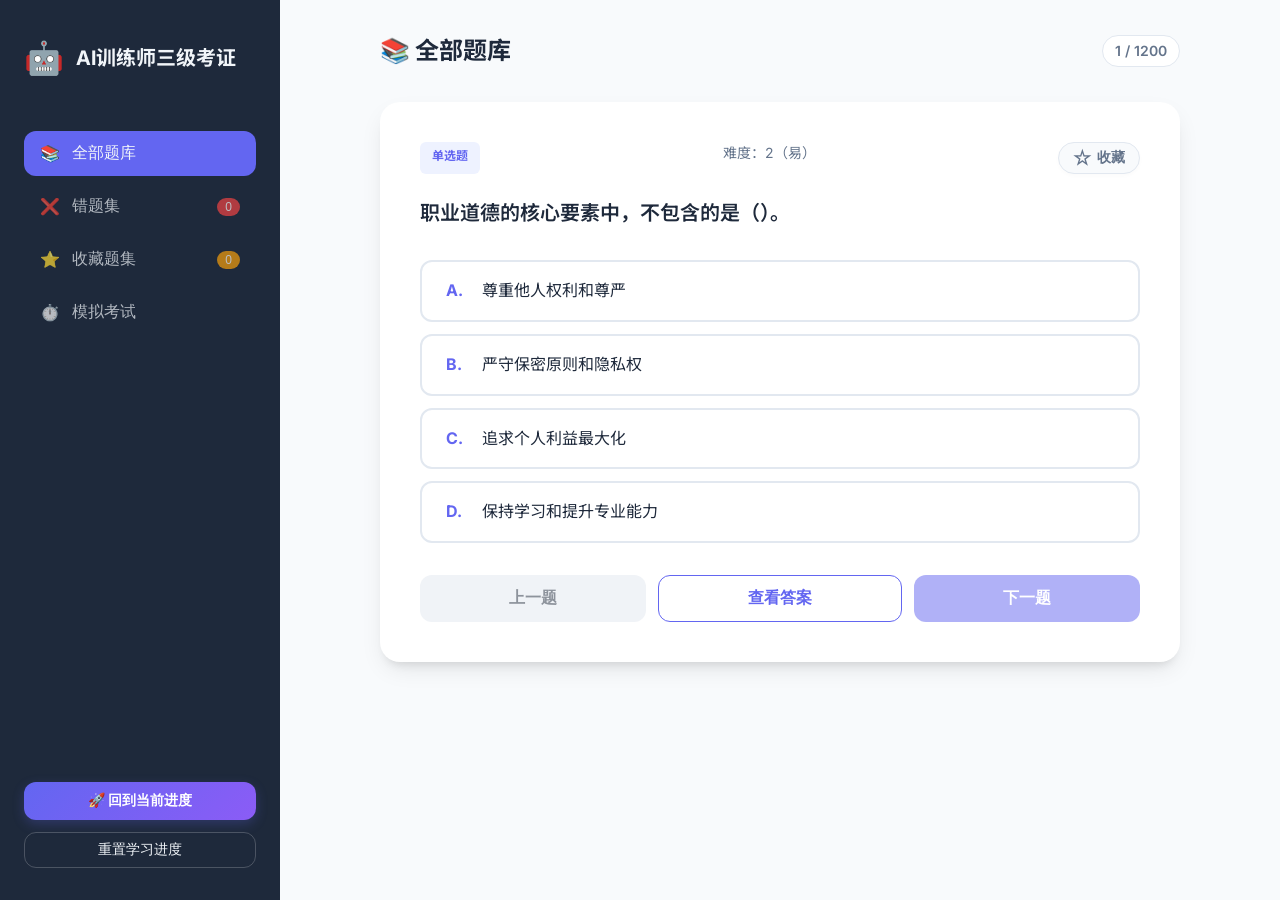
<file: index.html>
<!DOCTYPE html>
<html lang="zh-CN">

<head>
    <meta charset="UTF-8">
    <meta name="viewport" content="width=device-width, initial-scale=1.0">
    <title>AI训练师题库刷题工具-三级</title>
    <link rel="stylesheet" href="style.css">
    <link rel="preconnect" href="https://fonts.googleapis.com">
    <link rel="preconnect" href="https://fonts.gstatic.com" crossorigin>
    <link
        href="https://fonts.googleapis.com/css2?family=Inter:wght@400;600;700&family=Noto+Sans+SC:wght@400;500;700&display=swap"
        rel="stylesheet">
</head>

<body>
    <div class="app-container">
        <!-- 侧边栏导航 -->
        <aside class="sidebar">
            <div class="logo">
                <span class="logo-icon">🤖</span>
                <h1>AI训练师三级考证</h1>
            </div>
            <nav class="menu">
                <button id="nav-all" class="menu-item active" onclick="switchMode('all')">
                    <span class="icon">📚</span> <span class="nav-text">全部<span class="hide-mobile">题库</span></span>
                </button>
                <button id="nav-wrong" class="menu-item" onclick="switchMode('wrong')">
                    <span class="icon">❌</span> <span class="nav-text">错题<span class="hide-mobile">集</span></span> <span
                        id="wrong-count" class="badge">0</span>
                </button>
                <button id="nav-fav" class="menu-item" onclick="switchMode('fav')">
                    <span class="icon">⭐</span> <span class="nav-text">收藏<span class="hide-mobile">题集</span></span>
                    <span id="fav-count" class="badge badge-fav">0</span>
                </button>
                <button id="nav-exam" class="menu-item" onclick="switchMode('exam')">
                    <span class="icon">⏱️</span> <span class="nav-text">模拟<span class="hide-mobile">考试</span></span>
                </button>
            </nav>
            <div class="footer-info">
                <button class="jump-progress-btn" onclick="jumpToCurrentProgress()">🚀 回到当前进度</button>
                <button class="reset-btn" onclick="resetProgress()">重置学习进度</button>
            </div>
        </aside>

        <!-- 主内容区 -->
        <main class="main-content">
            <header class="top-bar">
                <h2 id="mode-title">📚 全部题库</h2>
                <div class="user-actions">
                    <span id="timer-display" class="timer hidden" title="考试剩余时间">01:30:00</span>
                    <span id="current-index-display" onclick="handleProgressClick()" title="点击查看进度/答题卡">1 / 1000</span>
                </div>
            </header>

            <div id="quiz-card" class="quiz-card">
                <div class="card-header">
                    <span class="q-type">单选题</span>
                    <span id="q-difficulty" class="q-difficulty">难度：一般</span>
                    <button id="fav-btn" class="fav-btn" onclick="toggleFav()" title="收藏题目"><span
                            class="star-icon">☆</span> 收藏</button>
                </div>

                <div class="q-content">
                    <p id="q-text" class="q-text">正在加载题目...</p>
                </div>

                <div id="options-list" class="options-list">
                    <!-- 选项将在这里动态生成 -->
                </div>

                <div id="feedback-area" class="feedback-area hidden">
                    <div class="answer-row">
                        <span class="ans-label">正确答案：</span>
                        <span id="correct-ans" class="ans-value">A</span>
                    </div>
                    <div class="analysis-box">
                        <h4>解析：</h4>
                        <p id="analysis-text">这里是解析内容...</p>
                    </div>
                </div>

                <div class="card-footer">
                    <button id="prev-btn" class="btn secondary" onclick="prevQuestion()" disabled>上一题</button>
                    <button id="submit-btn" class="btn primary hidden" onclick="submitMultiAnswer()">提交答案</button>
                    <button id="show-ans-btn" class="btn outline" onclick="showAnswer()">查看答案</button>
                    <button id="next-btn" class="btn primary" onclick="nextQuestion()">下一题</button>
                    <button id="submit-exam-btn" class="btn warning hidden" onclick="submitExam()">交卷</button>
                    <button id="exit-review-btn" class="btn warning hidden" onclick="exitExamReview()">结束回顾</button>
                </div>
            </div>

            <!-- 空状态显示 -->
            <div id="empty-state" class="empty-state hidden">
                <div class="empty-icon">🎉</div>
                <h3>暂无题目</h3>
                <p>当前列表中没有可练习的题目。</p>
                <button class="btn primary" onclick="switchMode('all')">返回全部题库</button>
            </div>

            <!-- 考试准备状态 -->
            <div id="exam-start-state" class="empty-state hidden">
                <div class="empty-icon">⏱️</div>
                <h3>模拟考试</h3>
                <p class="exam-desc">考试时长：90分钟。<br>系统将从题库随机抽取试题。准备好了吗？</p>
                <button class="btn primary" onclick="startExam()">开始考试</button>
            </div>

            <!-- 考试结果状态 -->
            <div id="exam-result-state" class="empty-state hidden">
                <div class="empty-icon">🏆</div>
                <h3 id="exam-score-title">考试成绩</h3>
                <p id="exam-result-desc" class="exam-desc">得分：0 / 100<br>用时：00:00</p>
                <div class="exam-actions" style="margin-top: 20px; display: flex; gap: 10px; justify-content: center;">
                    <button id="review-all-btn" class="btn outline hidden" onclick="reviewExamAll()">回顾整卷</button>
                    <button id="add-wrong-btn" class="btn outline" onclick="addAllExamWrongToBank()">一键加入错题集</button>
                    <button class="btn primary" onclick="switchMode('all')">退出考试</button>
                </div>
            </div>
        </main>
    </div>

    <!-- 答题卡弹窗 -->
    <div id="answer-sheet-modal" class="modal hidden">
        <div class="modal-overlay" onclick="closeAnswerSheet()"></div>
        <div class="modal-content">
            <div class="modal-header">
                <h3>答题卡</h3>
                <button class="close-btn" onclick="closeAnswerSheet()">×</button>
            </div>
            <div class="modal-body">
                <div id="answer-sheet-grid" class="answer-sheet-content">
                    <!-- JavaScript 将在这里生成数字方块 -->
                </div>
            </div>
        </div>
    </div>

    <script src="questions.js"></script>
    <script src="script.js"></script>
</body>

</html>
</file>
<file: style.css>
:root {
    --primary: #6366f1;
    --primary-hover: #4f46e5;
    --bg-main: #f8fafc;
    --bg-card: #ffffff;
    --text-main: #1e293b;
    --text-muted: #64748b;
    --sidebar-bg: #1e293b;
    --sidebar-text: #f1f5f9;
    --success: #22c55e;
    --danger: #ef4444;
    --border: #e2e8f0;
    --shadow: 0 10px 25px -5px rgba(0, 0, 0, 0.1), 0 8px 10px -6px rgba(0, 0, 0, 0.1);
    --radius: 12px;
}

* {
    margin: 0;
    padding: 0;
    box-sizing: border-box;
}

body {
    font-family: 'Inter', 'Noto Sans SC', sans-serif;
    background-color: var(--bg-main);
    color: var(--text-main);
    line-height: 1.6;
    height: 100vh;
    overflow: hidden;
}

.app-container {
    display: flex;
    height: 100%;
}

/* Sidebar */
.sidebar {
    width: 280px;
    background-color: var(--sidebar-bg);
    color: var(--sidebar-text);
    display: flex;
    flex-direction: column;
    padding: 2rem 1.5rem;
    transition: all 0.3s ease;
}

.logo {
    display: flex;
    align-items: center;
    gap: 12px;
    margin-bottom: 3rem;
}

.logo-icon {
    font-size: 2rem;
}

.logo h1 {
    font-size: 1.25rem;
    font-weight: 700;
}

.menu {
    flex-grow: 1;
}

.menu-item {
    width: 100%;
    background: transparent;
    border: none;
    color: var(--sidebar-text);
    padding: 12px 16px;
    display: flex;
    align-items: center;
    gap: 12px;
    font-size: 1rem;
    font-weight: 500;
    cursor: pointer;
    border-radius: var(--radius);
    margin-bottom: 8px;
    transition: all 0.2s;
    opacity: 0.7;
}

.menu-item:hover {
    background: rgba(255, 255, 255, 0.1);
    opacity: 1;
}

.menu-item.active {
    background: var(--primary);
    opacity: 1;
}

#nav-fav.active {
    background: linear-gradient(135deg, #f59e0b 0%, #d97706 100%);
}

#nav-exam.active {
    background: linear-gradient(135deg, #10b981 0%, #059669 100%);
}

.badge {
    background: var(--danger);
    color: white;
    padding: 2px 8px;
    border-radius: 20px;
    font-size: 0.75rem;
    margin-left: auto;
}

.badge-fav {
    background: #f59e0b;
}

.stats-panel {
    background: rgba(255, 255, 255, 0.05);
    padding: 1.25rem;
    border-radius: var(--radius);
    margin-bottom: 1.5rem;
}

.stats-panel h3 {
    font-size: 0.875rem;
    margin-bottom: 12px;
    opacity: 0.8;
}

.progress-container {
    height: 8px;
    background: rgba(255, 255, 255, 0.1);
    border-radius: 4px;
    margin-bottom: 8px;
    overflow: hidden;
}

.progress-bar {
    height: 100%;
    background: var(--primary);
    transition: width 0.5s ease;
}

#progress-text {
    font-size: 0.75rem;
    text-align: right;
    opacity: 0.6;
}

.jump-progress-btn {
    background: linear-gradient(135deg, #6366f1 0%, #8b5cf6 100%);
    border: none;
    color: white;
    padding: 10px;
    width: 100%;
    border-radius: var(--radius);
    cursor: pointer;
    font-size: 0.875rem;
    font-weight: 600;
    transition: all 0.3s ease;
    margin-bottom: 12px;
    box-shadow: 0 4px 12px rgba(99, 102, 241, 0.25);
}

.jump-progress-btn:hover {
    transform: translateY(-2px);
    box-shadow: 0 6px 16px rgba(99, 102, 241, 0.4);
    filter: brightness(1.1);
}

.reset-btn {
    background: transparent;
    border: 1px solid rgba(255, 255, 255, 0.2);
    color: var(--sidebar-text);
    padding: 8px;
    width: 100%;
    border-radius: var(--radius);
    cursor: pointer;
    font-size: 0.875rem;
    transition: all 0.2s;
}

.reset-btn:hover {
    background: rgba(239, 68, 68, 0.2);
    border-color: var(--danger);
}

/* Main Content */
.main-content {
    flex-grow: 1;
    padding: 2rem 4rem;
    overflow-y: auto;
    display: flex;
    flex-direction: column;
    align-items: center;
}

.top-bar {
    width: 100%;
    max-width: 800px;
    display: flex;
    justify-content: space-between;
    align-items: center;
    margin-bottom: 2rem;
}

.top-bar h2 {
    font-size: 1.5rem;
    font-weight: 700;
}

.user-actions {
    display: flex;
    align-items: center;
}

.timer {
    background: #eef2ff;
    color: var(--primary);
    padding: 4px 12px;
    border-radius: 20px;
    font-size: 1rem;
    font-weight: 700;
    border: 1px solid var(--primary);
    margin-right: 12px;
    font-family: monospace;
}

.timer.urgent {
    background: #fef2f2;
    color: var(--danger);
    border-color: var(--danger);
    animation: flash 1s infinite alternate;
}

@keyframes flash {
    from { opacity: 1; }
    to { opacity: 0.6; }
}

#current-index-display {
    background: white;
    padding: 4px 12px;
    border-radius: 20px;
    border: 1px solid var(--border);
    font-size: 0.875rem;
    font-weight: 600;
    color: var(--text-muted);
    cursor: pointer;
    transition: all 0.2s;
}

#current-index-display:hover {
    border-color: var(--primary);
    color: var(--primary);
    background-color: #eef2ff;
}

/* Quiz Card */
.quiz-card {
    background: var(--bg-card);
    width: 100%;
    max-width: 800px;
    padding: 2.5rem;
    border-radius: 20px;
    box-shadow: var(--shadow);
    transition: transform 0.3s ease;
}

.card-header {
    display: flex;
    justify-content: space-between;
    margin-bottom: 1.5rem;
}

.q-type {
    background: #eef2ff;
    color: var(--primary);
    padding: 4px 12px;
    border-radius: 6px;
    font-size: 0.75rem;
    font-weight: 700;
}

.q-difficulty {
    color: var(--text-muted);
    font-size: 0.875rem;
}

.fav-btn {
    background: #f8fafc;
    border: 1px solid var(--border);
    border-radius: 20px;
    font-size: 0.875rem;
    font-weight: 600;
    color: var(--text-muted);
    cursor: pointer;
    transition: all 0.2s;
    padding: 6px 14px;
    display: flex;
    align-items: center;
    gap: 6px;
    box-shadow: 0 2px 4px rgba(0,0,0,0.02);
}

.star-icon {
    font-size: 1.1rem;
    line-height: 1;
}

.fav-btn:hover {
    color: #f59e0b;
    border-color: #fcd34d;
    background-color: #fef3c7;
    transform: translateY(-1px);
    box-shadow: 0 4px 6px rgba(245, 158, 11, 0.1);
}

.fav-btn.active {
    color: #f59e0b;
    border-color: #f59e0b;
    background-color: #fffbeb;
    animation: starPop 0.3s ease-out;
}

@keyframes starPop {
    0% { transform: scale(1); }
    50% { transform: scale(1.3); }
    100% { transform: scale(1); }
}

.q-text {
    font-size: 1.25rem;
    font-weight: 600;
    color: var(--text-main);
    margin-bottom: 2rem;
    line-height: 1.5;
}

.options-list {
    display: flex;
    flex-direction: column;
    gap: 12px;
    margin-bottom: 2rem;
}

.option-item {
    padding: 1rem 1.5rem;
    border: 2px solid var(--border);
    border-radius: var(--radius);
    cursor: pointer;
    transition: all 0.2s;
    display: flex;
    align-items: flex-start;
    gap: 12px;
    position: relative;
}

@media (hover: hover) {
    .option-item:not(.disabled):hover {
        border-color: var(--primary);
        background-color: #f5f3ff;
    }
}

.option-item.disabled {
    -webkit-tap-highlight-color: transparent;
}

.option-item.selected {
    border-color: var(--primary);
    background-color: #f5f3ff;
}

.option-item.correct {
    border-color: var(--success);
    background-color: #f0fdf4;
}

.option-item.wrong {
    border-color: var(--danger);
    background-color: #fef2f2;
}

.opt-prefix {
    font-weight: 700;
    color: var(--primary);
    min-width: 1.5rem;
}

/* Feedback Area */
.feedback-area {
    margin-top: 1.5rem;
    padding: 1.5rem;
    background: #f8fafc;
    border-radius: var(--radius);
    border-left: 4px solid var(--primary);
    animation: slideIn 0.3s ease-out;
}

@keyframes slideIn {
    from { opacity: 0; transform: translateY(10px); }
    to { opacity: 1; transform: translateY(0); }
}

.answer-row {
    margin-bottom: 1rem;
    font-size: 1.1rem;
}

.ans-label {
    font-weight: 700;
}

.ans-value {
    color: var(--success);
    font-weight: 700;
}

.analysis-box h4 {
    font-size: 0.9rem;
    color: var(--text-muted);
    margin-bottom: 0.5rem;
}

.analysis-box p {
    font-size: 0.95rem;
    color: var(--text-main);
}

.hidden {
    display: none !important;
}

/* Buttons */
.card-footer {
    display: flex;
    justify-content: space-between;
    margin-top: 2rem;
    gap: 12px;
}

.btn {
    padding: 12px 24px;
    border-radius: var(--radius);
    font-size: 1rem;
    font-weight: 600;
    cursor: pointer;
    transition: all 0.2s;
    border: none;
    flex-grow: 1;
}

.btn.primary {
    background-color: var(--primary);
    color: white;
}

.btn.primary:hover {
    background-color: var(--primary-hover);
    transform: translateY(-2px);
}

.btn.outline {
    background-color: transparent;
    color: var(--primary);
    border: 1px solid var(--primary);
}

.btn.outline:hover {
    background-color: #eef2ff;
    transform: translateY(-2px);
}

.btn.warning {
    background-color: #f59e0b;
    color: white;
}

.btn.warning:hover {
    background-color: #d97706;
    transform: translateY(-2px);
}

.btn.secondary {
    background-color: #e2e8f0;
    color: var(--text-main);
}

.btn.secondary:hover:not(:disabled) {
    background-color: #cbd5e1;
}

.btn:disabled {
    opacity: 0.5;
    cursor: not-allowed;
}

/* Empty State */
.empty-state {
    text-align: center;
    margin-top: 4rem;
}

.empty-icon {
    font-size: 4rem;
    margin-bottom: 1rem;
}

.empty-state h3 {
    font-size: 1.5rem;
    margin-bottom: 0.5rem;
}

.empty-state p {
    color: var(--text-muted);
    margin-bottom: 2rem;
}

/* Answer Sheet Modal */
.modal {
    position: fixed;
    top: 0; left: 0; right: 0; bottom: 0;
    z-index: 999;
    display: flex;
    justify-content: center;
    align-items: center;
}

.modal.hidden {
    display: none !important;
}

.modal-overlay {
    position: absolute;
    top: 0; left: 0; right: 0; bottom: 0;
    background: rgba(0, 0, 0, 0.5);
    backdrop-filter: blur(2px);
}

.modal-content {
    background: white;
    width: 90%;
    max-width: 500px;
    max-height: 80vh;
    border-radius: var(--radius);
    position: relative;
    z-index: 1000;
    display: flex;
    flex-direction: column;
    box-shadow: 0 20px 25px -5px rgba(0, 0, 0, 0.1);
    animation: modalPop 0.3s ease-out;
}

@keyframes modalPop {
    from { opacity: 0; transform: scale(0.95); }
    to { opacity: 1; transform: scale(1); }
}

.modal-header {
    display: flex;
    justify-content: space-between;
    align-items: center;
    padding: 1.2rem 1.5rem;
    border-bottom: 1px solid var(--border);
}

.modal-header h3 {
    font-size: 1.2rem;
    font-weight: 700;
}

.close-btn {
    background: none;
    border: none;
    font-size: 1.5rem;
    cursor: pointer;
    color: var(--text-muted);
}

.modal-body {
    padding: 1.5rem;
    overflow-y: auto;
}

.answer-sheet-content {
    display: flex;
    flex-direction: column;
}

.type-section {
    margin-bottom: 1.5rem;
}

.type-section:last-child {
    margin-bottom: 0;
}

.type-section h4 {
    margin-bottom: 12px;
    font-size: 1rem;
    color: var(--text-muted);
    font-weight: 700;
    border-bottom: 1px solid var(--border);
    padding-bottom: 6px;
}

.grid-container {
    display: grid;
    grid-template-columns: repeat(10, 1fr);
    gap: 8px;
}

.grid-item {
    aspect-ratio: 1;
    display: flex;
    justify-content: center;
    align-items: center;
    border: 1px solid var(--border);
    border-radius: 4px;
    cursor: pointer;
    font-weight: 600;
    font-size: 0.85rem;
    transition: all 0.2s;
    background: white;
    color: var(--text-main);
}

.grid-item:hover {
    border-color: var(--primary);
    background: #eef2ff;
}

.grid-item.answered {
    background: var(--primary);
    color: white;
    border-color: var(--primary);
}

.grid-item.current {
    box-shadow: 0 0 0 2px rgba(99, 102, 241, 0.4);
    border-color: var(--primary);
}

.grid-item.correct {
    background: #f0fdf4;
    color: var(--success);
    border-color: var(--success);
}

.grid-item.wrong {
    background: #fef2f2;
    color: var(--danger);
    border-color: var(--danger);
}

/* Scrollbar */
::-webkit-scrollbar {
    width: 8px;
}

::-webkit-scrollbar-track {
    background: transparent;
}

::-webkit-scrollbar-thumb {
    background: #cbd5e1;
    border-radius: 4px;
}

::-webkit-scrollbar-thumb:hover {
    background: #94a3b8;
}

/* Mobile Adaptation */
@media (max-width: 768px) {
    body {
        /* 保持全局禁止滚动，这是为了防止 iOS 强制拉伸 iframe */
        overflow: hidden;
    }
    
    .app-container {
        flex-direction: column;
        height: 100%;
        /* 让最外层 div 接管全局滚动，这样既能让导航栏跟着滚动，又不会触发 iOS 截断 Bug */
        overflow-y: auto;
        -webkit-overflow-scrolling: touch;
    }
    
    .sidebar {
        width: 100%;
        padding: 1rem 1.25rem;
        flex-shrink: 0;
    }
    
    .logo {
        margin-bottom: 0.5rem;
    }
    
    .logo h1 {
        font-size: 1.1rem;
    }
    
    .menu {
        display: flex;
        gap: 8px;
        margin-bottom: 0;
    }
    
    .menu-item {
        margin-bottom: 0;
        padding: 6px 8px;
        font-size: 0.85rem;
        justify-content: center;
        gap: 4px;
    }
    
    .hide-mobile {
        display: none !important;
    }
    
    .badge {
        margin-left: 2px;
        padding: 2px 4px;
        font-size: 0.7rem;
    }
    
    .stats-panel {
        display: none; /* 移动端隐藏首屏统计面板以节省空间 */
    }
    
    .footer-info {
        display: flex;
        gap: 8px;
        margin-top: 1rem;
    }
    
    .jump-progress-btn, .reset-btn {
        margin-bottom: 0;
        padding: 8px;
        font-size: 0.8rem;
    }
    
    .main-content {
        padding: 1rem;
        overflow-y: visible;
    }
    
    .top-bar {
        margin-bottom: 1rem;
    }
    
    .top-bar h2 {
        font-size: 1.25rem;
    }
    
    .quiz-card {
        padding: 1.25rem;
        border-radius: 16px;
    }
    
    .q-text {
        font-size: 1.1rem;
        margin-bottom: 1.5rem;
    }
    
    .option-item {
        padding: 0.875rem 1rem;
    }
    
    .card-footer {
        flex-wrap: wrap;
        gap: 8px;
    }
    
    .btn {
        padding: 10px;
        font-size: 0.9rem;
        flex: 1 1 calc(50% - 8px);
    }
}
</file>
